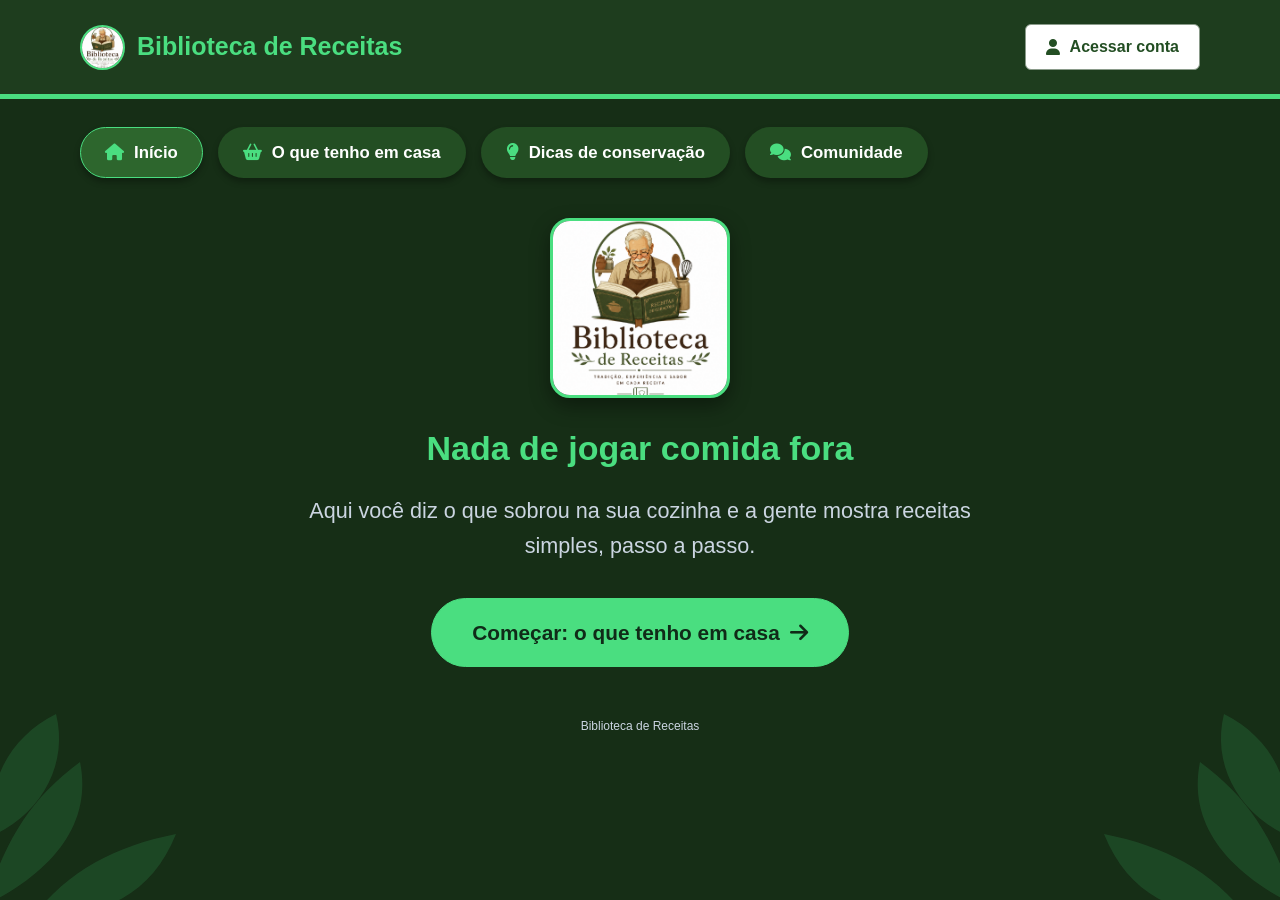
<file: frontend/pages/index.html>
<!DOCTYPE html>
<html lang="pt-BR">
<head>
  <meta charset="UTF-8">
  <meta name="viewport" content="width=device-width, initial-scale=1.0">
  <title>Biblioteca de Receitas</title>
  <link rel="stylesheet" href="../static/style.css">
  <link rel="stylesheet" href="https://cdnjs.cloudflare.com/ajax/libs/font-awesome/6.4.0/css/all.min.css">
</head>
<body>

  <header class="cabecalho">
    <div class="container">
      <a href="index.html" class="marca-link">
        <img src="../assets/logo.jpg" alt="Logo Biblioteca de Receitas" class="logo-img">
        <span class="marca">Biblioteca de Receitas</span>
      </a>
      <a href="login.html" class="botao botao-secundario">
        <i class="fa-solid fa-user" aria-hidden="true"></i> Acessar conta
      </a>
    </div>
  </header>

  <nav class="container menu" aria-label="Navegação principal">
    <a href="index.html" class="menu-link ativo" aria-current="page">
      <i class="fa-solid fa-house" aria-hidden="true"></i> Início
    </a>
    <a href="#" class="menu-link">
      <i class="fa-solid fa-basket-shopping" aria-hidden="true"></i> O que tenho em casa
    </a>
    <a href="#" class="menu-link">
      <i class="fa-solid fa-lightbulb" aria-hidden="true"></i> Dicas de conservação
    </a>
    <a href="#" class="menu-link">
      <i class="fa-solid fa-comments" aria-hidden="true"></i> Comunidade
    </a>
  </nav>

  <main class="container">
    <section class="hero">
      <img src="../assets/logo.jpg" alt="Biblioteca de Receitas - Tradição e Sabor" class="hero-img">
      <h1>Nada de jogar comida fora</h1>
      <p class="hero-descricao">
        Aqui você diz o que sobrou na sua cozinha e a gente mostra receitas simples, passo a passo.
      </p>
      <a href="#" class="botao botao-principal botao-grande">
        <span>Começar: o que tenho em casa</span>
        <i class="fa-solid fa-arrow-right" aria-hidden="true"></i>
      </a>
    </section>
  </main>

  <footer class="rodape">Biblioteca de Receitas</footer>

</body>
</html>
</file>
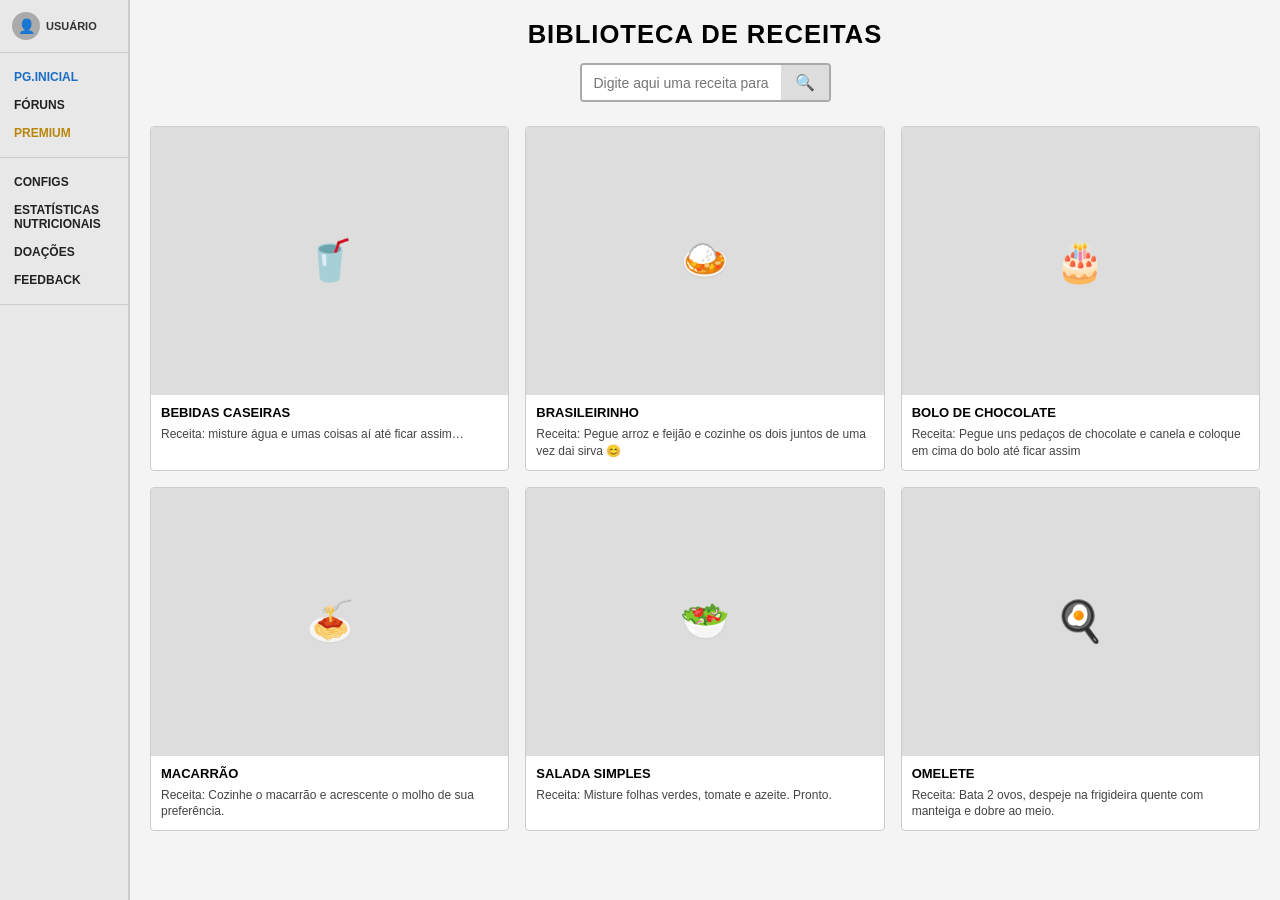
<file: indexnovo (1).html>
<!DOCTYPE html>
<html lang="pt-BR">
<head>
  <meta charset="UTF-8"/>
  <meta name="viewport" content="width=device-width, initial-scale=1.0"/>
  <title>Biblioteca de Receitas</title>
  <style>
    * { box-sizing: border-box; margin: 0; padding: 0; }
    body { font-family: Arial, sans-serif; display: flex; height: 100vh; overflow: hidden; background: #f4f4f4; }

    /* SIDEBAR */
    aside {
      width: 130px;
      background: #e8e8e8;
      border-right: 2px solid #ccc;
      display: flex;
      flex-direction: column;
      padding: 12px 0;
      flex-shrink: 0;
    }
    .user {
      display: flex;
      align-items: center;
      gap: 6px;
      padding: 0 12px 12px;
      border-bottom: 1px solid #ccc;
      font-size: 11px;
      font-weight: bold;
      color: #333;
    }
    .user-icon {
      width: 28px; height: 28px;
      background: #aaa;
      border-radius: 50%;
      display: flex; align-items: center; justify-content: center;
      font-size: 14px;
    }
    .nav-section { padding: 10px 0; border-bottom: 1px solid #ccc; }
    .nav-section a {
      display: block;
      padding: 7px 14px;
      font-size: 12px;
      font-weight: bold;
      color: #222;
      text-decoration: none;
      text-transform: uppercase;
    }
    .nav-section a:hover { background: #d0d0d0; }
    .nav-section a.active { color: #1a6fc4; }
    .nav-section a.premium { color: #b8860b; }

    /* MAIN */
    main {
      flex: 1;
      display: flex;
      flex-direction: column;
      overflow-y: auto;
      padding: 20px;
    }
    h1 {
      font-size: 1.6rem;
      text-align: center;
      margin-bottom: 14px;
      letter-spacing: 1px;
    }

    /* BUSCA */
    .search {
      display: flex;
      border: 2px solid #aaa;
      border-radius: 4px;
      overflow: hidden;
      max-width: 600px;
      margin: 0 auto 24px;
      background: #fff;
    }
    .search input {
      flex: 1;
      padding: 8px 12px;
      border: none;
      outline: none;
      font-size: 14px;
    }
    .search button {
      padding: 8px 14px;
      background: #ddd;
      border: none;
      cursor: pointer;
      font-size: 16px;
    }
    .search button:hover { background: #bbb; }

    /* CARDS */
    .cards {
      display: grid;
      grid-template-columns: repeat(3, 1fr);
      gap: 16px;
    }
    .card {
      background: #fff;
      border: 1px solid #ccc;
      border-radius: 4px;
      overflow: hidden;
      cursor: pointer;
      text-decoration: none;
      color: inherit;
      transition: box-shadow .15s;
    }
    .card:hover { box-shadow: 0 4px 12px rgba(0,0,0,.15); }
    .card img, .card .img-ph {
      width: 100%;
      aspect-ratio: 4/3;
      object-fit: cover;
      display: block;
    }
    .card .img-ph {
      background: #ddd;
      display: flex;
      align-items: center;
      justify-content: center;
      font-size: 2.5rem;
    }
    .card-body { padding: 10px; }
    .card-body h3 {
      font-size: 13px;
      font-weight: bold;
      text-transform: uppercase;
      margin-bottom: 6px;
    }
    .card-body p { font-size: 12px; color: #444; line-height: 1.4; }

    @media (max-width: 640px) {
      .cards { grid-template-columns: 1fr; }
      aside { width: 90px; }
    }
  </style>
</head>
<body>

  <aside>
    <div class="user">
      <div class="user-icon">👤</div>
      <span>USUÁRIO</span>
    </div>

    <div class="nav-section">
      <a href="index.html" class="active">PG.INICIAL</a>
      <a href="foruns.html">FÓRUNS</a>
      <a href="premium.html" class="premium">PREMIUM</a>
    </div>

    <div class="nav-section">
      <a href="configs.html">CONFIGS</a>
      <a href="estatisticas.html">ESTATÍSTICAS NUTRICIONAIS</a>
      <a href="doacoes.html">DOAÇÕES</a>
      <a href="feedback.html">FEEDBACK</a>
    </div>
  </aside>

  <main>
    <h1>BIBLIOTECA DE RECEITAS</h1>

    <div class="search">
      <input type="text" id="q" placeholder="Digite aqui uma receita para procurar" />
      <button onclick="buscar()">🔍</button>
    </div>

    <div class="cards" id="cards"></div>
  </main>

  <script>
    const receitas = [
      { id:1, emoji:"🥤", titulo:"BEBIDAS CASEIRAS", desc:"Receita: misture água e umas coisas aí até ficar assim…" },
      { id:2, emoji:"🍛", titulo:"BRASILEIRINHO",      desc:"Receita: Pegue arroz e feijão e cozinhe os dois juntos de uma vez dai sirva 😊" },
      { id:3, emoji:"🎂", titulo:"BOLO DE CHOCOLATE",      desc:"Receita: Pegue uns pedaços de chocolate e canela e coloque em cima do bolo até ficar assim" },
      { id:4, emoji:"🍝", titulo:"MACARRÃO",         desc:"Receita: Cozinhe o macarrão e acrescente o molho de sua preferência." },
      { id:5, emoji:"🥗", titulo:"SALADA SIMPLES",   desc:"Receita: Misture folhas verdes, tomate e azeite. Pronto." },
      { id:6, emoji:"🍳", titulo:"OMELETE",          desc:"Receita: Bata 2 ovos, despeje na frigideira quente com manteiga e dobre ao meio." },
    ];

    function renderCards(lista) {
      document.getElementById('cards').innerHTML = lista.map(r => `
        <a href="receita.html?id=${r.id}" class="card">
          <div class="img-ph">${r.emoji}</div>
          <div class="card-body">
            <h3>${r.titulo}</h3>
            <p>${r.desc}</p>
          </div>
        </a>
      `).join('');
    }

    function buscar() {
      const q = document.getElementById('q').value.toLowerCase().trim();
      const filtradas = q ? receitas.filter(r =>
        r.titulo.toLowerCase().includes(q) || r.desc.toLowerCase().includes(q)
      ) : receitas;
      renderCards(filtradas);
    }

    document.getElementById('q').addEventListener('keydown', e => {
      if (e.key === 'Enter') buscar();
    });

    renderCards(receitas);
  </script>

</body>
</html>
</file>
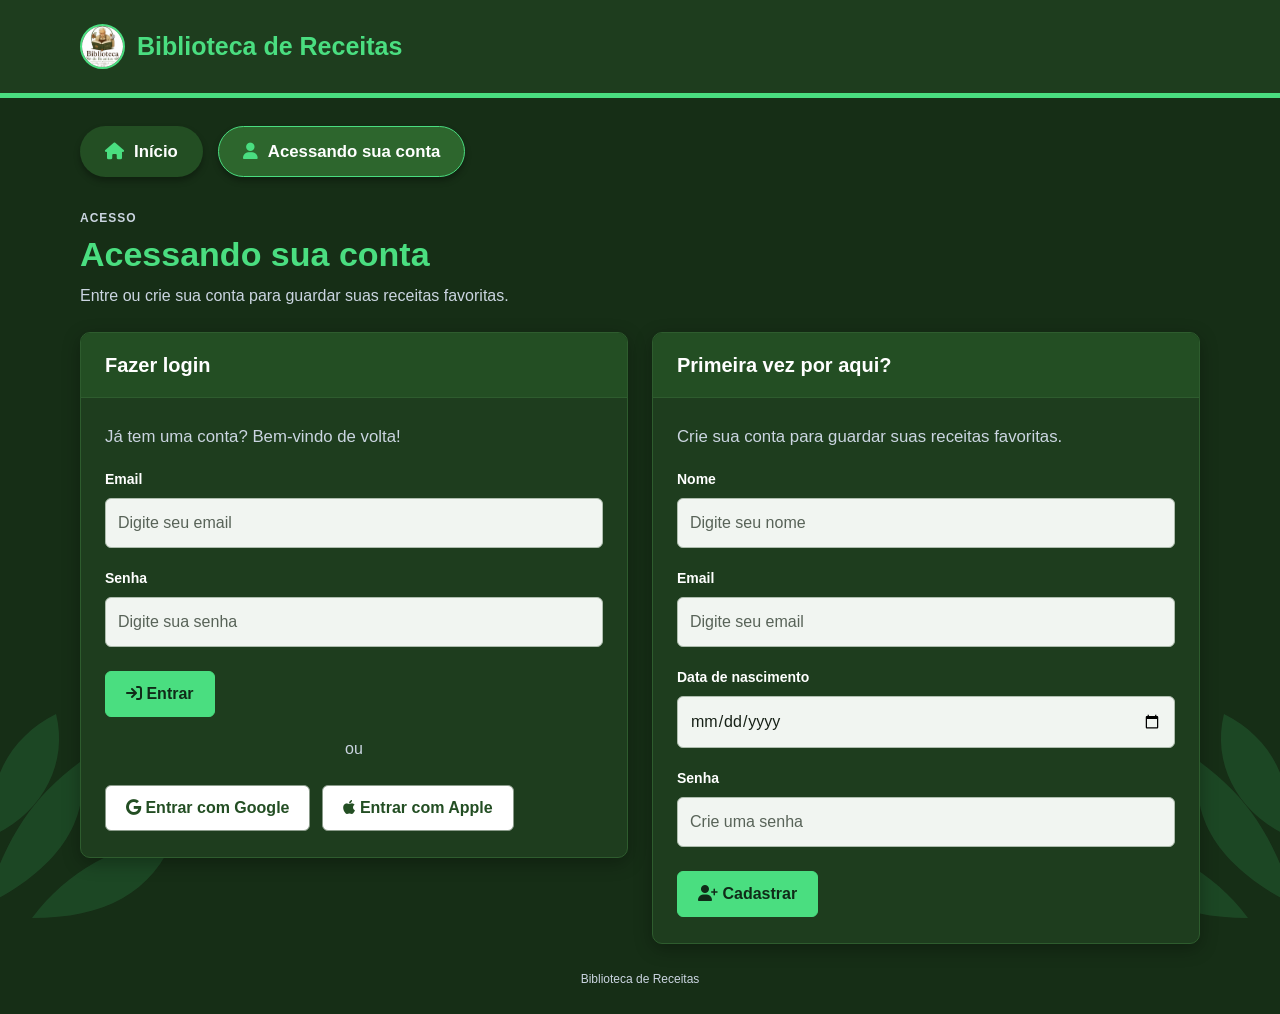
<file: frontend/pages/login.html>
<!DOCTYPE html>
<html lang="pt-BR">
<head>
  <meta charset="UTF-8">
  <meta name="viewport" content="width=device-width, initial-scale=1.0">
  <title>Acesso | Biblioteca de Receitas</title>
  <link rel="stylesheet" href="../static/style.css">
  <link rel="stylesheet" href="https://cdnjs.cloudflare.com/ajax/libs/font-awesome/6.4.0/css/all.min.css">
  <script src="../js/login.js" defer></script>
</head>
<body>

  <header class="cabecalho">
    <div class="container">
      <a href="index.html" class="marca-link">
        <img src="../assets/logo.jpg" alt="Logo Biblioteca de Receitas" class="logo-img">
        <span class="marca">Biblioteca de Receitas</span>
      </a>
    </div>
  </header>

  <nav class="container menu" aria-label="Navegação principal">
    <a href="index.html" class="menu-link">
      <i class="fa-solid fa-house" aria-hidden="true"></i> Início
    </a>
    <a href="#acesso" class="menu-link ativo" aria-current="page">
      <i class="fa-solid fa-user" aria-hidden="true"></i> Acessando sua conta
    </a>
  </nav>

  <main class="container" id="acesso">
    <div class="titulo-pagina">
      <p class="legenda">ACESSO</p>
      <h1>Acessando sua conta</h1>
      <p>Entre ou crie sua conta para guardar suas receitas favoritas.</p>
    </div>

    <div class="acesso">

      <section class="painel" aria-labelledby="titulo-formulario">
        <div class="painel-titulo">
          <h2 id="titulo-formulario">Fazer login</h2>
        </div>
        <form id="form-login" name="form-login" class="formulario">
          <p class="texto-apoio">Já tem uma conta? Bem-vindo de volta!</p>
          <p id="mensagem" class="mensagem" role="status" aria-live="polite" hidden></p>

          <div class="campos campos-coluna">
            <div class="campo">
              <label for="email">Email</label>
              <input type="email" id="email" autocomplete="email" placeholder="Digite seu email" required>
            </div>
            <div class="campo">
              <label for="senha">Senha</label>
              <input type="password" id="senha" maxlength="150" autocomplete="current-password" placeholder="Digite sua senha" required>
            </div>
          </div>

          <div class="acoes">
            <button id="botao-Entrar" class="botao botao-principal" type="submit">
              <i class="fa-solid fa-arrow-right-to-bracket" aria-hidden="true"></i> Entrar
            </button>
          </div>

          <p class="divisor">ou</p>

          <div class="acoes">
            <button id="botao-Entrar-no-Google" class="botao botao-secundario" type="button">
              <i class="fa-brands fa-google" aria-hidden="true"></i> Entrar com Google
            </button>
            <button id="botao-Entrar-no-Apple" class="botao botao-secundario" type="button">
              <i class="fa-brands fa-apple" aria-hidden="true"></i> Entrar com Apple
            </button>
          </div>
        </form>
      </section>

      <section class="painel" aria-labelledby="titulo-lista">
        <div class="painel-titulo">
          <h2 id="titulo-lista">Primeira vez por aqui?</h2>
        </div>
        <form id="form-cadastro-cliente" name="form-cadastro-cliente" class="formulario">
          <p class="texto-apoio">Crie sua conta para guardar suas receitas favoritas.</p>
          <p id="mensagem-cliente" class="mensagem" role="status" aria-live="polite" hidden></p>

          <div class="campos campos-coluna">
            <div class="campo">
              <label for="nome-cadastro">Nome</label>
              <input type="text" id="nome-cadastro" autocomplete="name" placeholder="Digite seu nome" required>
            </div>
            <div class="campo">
              <label for="email-cadastro">Email</label>
              <input type="email" id="email-cadastro" autocomplete="email" placeholder="Digite seu email" required>
            </div>
            <div class="campo">
              <label for="datanasc-cadastro">Data de nascimento</label>
              <input type="date" id="datanasc-cadastro" autocomplete="bday" required>
            </div>
            <div class="campo">
              <label for="senha-cadastro">Senha</label>
              <input type="password" id="senha-cadastro" maxlength="150" autocomplete="new-password" placeholder="Crie uma senha" required>
            </div>
          </div>

          <div class="acoes">
            <button id="botao-cadastrar" class="botao botao-principal" type="submit">
              <i class="fa-solid fa-user-plus" aria-hidden="true"></i> Cadastrar
            </button>
          </div>
        </form>
      </section>

    </div>
  </main>

  <footer class="rodape">Biblioteca de Receitas</footer>

</body>
</html>
</file>
<file: frontend/static/style.css>
/* Estilos compartilhados: reutilize estas classes nas próximas telas. */
:root {
  --fundo: #162e16;
  --superficie: #1e3d1e;
  --superficie-2: #234e23;
  --borda: #2e5c2e;
  --destaque: #4ade80;
  --destaque-hover: #86efac;
  --texto: #ffffff;
  --texto-suave: #cbd5e1;
  --campo-fundo: #f1f5f1;
  --campo-borda: #aebdae;
  --campo-texto: #172117;
  --campo-leitura: #dbe6db;
  --botao-texto: #102b18;
}

* {
  box-sizing: border-box;
}
body { 
  margin: 0; 
  background: var(--fundo); 
  color: var(--texto); 
  font-family: 'Segoe UI', Tahoma, Geneva, Verdana, sans-serif; 
  font-size: 16px;
  line-height: 1.5; 
}
.container { 
  width: min(1120px, 92%); 
  margin: auto; 
}

.cabecalho { 
  background: var(--superficie); 
  color: var(--texto-suave); 
  padding: 24px 0; 
  border-bottom: 5px solid var(--destaque); 
}
.cabecalho .container { 
  display: flex; 
  justify-content: space-between; 
  align-items: center; 
  gap: 12px;
}
.marca { 
  color: var(--destaque); 
  font-size: 25px; 
  font-weight: bold; 
}
.subtitulo { 
  font-size: 14px; 
}

.titulo-pagina { 
  margin: 32px 0 24px; 
}
h1, h2, p { 
  margin: 0; 
}
h1 { 
  font-size: 34px; 
  margin-bottom: 4px; 
  color: var(--destaque);
}
h2 { 
  font-size: 20px; 
}
.titulo-pagina > p:last-child { 
  color: var(--texto-suave); 
}
.legenda { 
  font-size: 12px; 
  letter-spacing: 1px; 
  font-weight: bold; 
}
.titulo-pagina .legenda { 
  color: var(--texto-suave); 
  margin-bottom: 2px; 
}

.painel { 
  background: var(--superficie); 
  border: 1px solid var(--borda); 
  border-radius: 10px; 
  overflow: hidden;
  margin-bottom: 26px; 
  box-shadow: 0 5px 18px rgba(0, 0, 0, 0.3); 
}
.painel-titulo { 
  background: var(--superficie-2); 
  padding: 17px 24px; 
  display: flex; 
  justify-content: space-between; 
  align-items: center;
  gap: 12px; 
  border-bottom: 1px solid var(--borda);
}
.formulario { 
  padding: 26px 24px; 
}
.campos { 
  display: grid; 
  grid-template-columns: 120px 1fr 230px; 
  gap: 20px; 
}
.campo { 
  display: flex; 
  flex-direction: column; 
  gap: 8px; 
}

label { 
  font-weight: bold; 
  font-size: 14px; 
  color: var(--texto);
}
input, button { 
  font: inherit; 
}
input:not([type="range"]) { 
  width: 100%; 
  min-width: 0; 
  min-height: 48px;
  padding: 12px; 
  border: 1px solid var(--campo-borda); 
  border-radius: 6px; 
  color: var(--campo-texto); 
  background: var(--campo-fundo); 
}
input:not([type="range"])::placeholder { 
  color: #586358; 
}
input[readonly] { 
  background: var(--campo-leitura); 
  color: #4a5a4a; 
}
input:focus-visible, button:focus-visible { 
  outline: 3px solid var(--destaque); 
  outline-offset: 3px; 
}

.campo-limite { 
  margin: 28px 0; 
}
.linha, .escala { 
  display: flex; 
  justify-content: space-between; 
  align-items: center; 
  gap: 12px; 
}
output { 
  font-size: 25px; 
  font-weight: bold; 
  color: var(--destaque);
}
input[type="range"] { 
  width: 100%; 
  margin: 12px 0; 
  accent-color: var(--destaque); 
  cursor: pointer; 
  height: 24px; 
}
.escala { 
  color: var(--texto-suave); 
  font-size: 13px; 
}

.acoes { 
  display: flex; 
  gap: 12px; 
}
.botao { 
  border: 1px solid var(--destaque); 
  border-radius: 6px; 
  padding: 10px 20px; 
  cursor: pointer; 
  font-weight: bold; 
  transition: background .15s; 
  white-space: nowrap; 
}
.botao-principal { 
  background: var(--destaque); 
  color: var(--botao-texto); 
  border-color: var(--destaque); 
}
.botao-principal:hover { 
  background: var(--destaque-hover); 
}
.botao-secundario { 
  background: #ffffff; 
  color: var(--superficie-2); 
  border-color: #8a9b8a;
}
.botao-secundario:hover { 
  background: #edf7ef; 
}
.botao:disabled { 
  opacity: .55; 
  cursor: wait; 
}

.barra-lista { 
  padding: 22px 24px; 
  display: flex; 
  justify-content: space-between; 
  align-items: end; 
  gap: 16px; 
}
.busca { 
  display: flex; 
  align-items: center; 
  gap: 12px; 
}
.busca input { 
  max-width: 110px; 
}
.tabela-container { 
  overflow-x: auto; 
  padding: 0 24px 24px; 
}

table { 
  width: 100%; 
  border-collapse: collapse; 
  text-align: left; 
}
th { 
  background: var(--superficie-2); 
  color: var(--texto);
  font-size: 13px; 
}
th, td { 
  padding: 15px 12px; 
  border: 1px solid var(--borda); 
}
tbody tr:nth-child(even) { 
  background: rgba(255, 255, 255, 0.05); 
}
td:last-child { 
  white-space: nowrap; 
}
td .botao { 
  padding: 6px 12px; 
  font-size: 13px; 
  margin: 2px 6px 2px 0; 
}
.vazio { 
  text-align: center; 
  color: var(--texto-suave); 
  padding: 28px; 
}

.mensagem { 
  padding: 14px 18px; 
  margin-bottom: 20px; 
  border: 1px solid #b7d7a8; 
  border-radius: 6px; 
  background: #e9f5e3; 
  color: #174b2b; 
}
.mensagem.erro { 
  background: #f8d7da; 
  border-color: #f5c6cb; 
  color: #721c24; 
}
.rodape { 
  color: var(--texto-suave); 
  text-align: center; 
  font-size: 12px; 
  padding: 0 0 26px; 
}

/* ---------------------------------------------------------------
   Regras específicas das páginas inicial e de acesso.
   Motivo: logo, menu em botões, imagem de destaque e duas colunas
   não existem no CSS compartilhado.
   --------------------------------------------------------------- */
a.botao {
  display: inline-flex;
  align-items: center;
  gap: 10px;
  text-decoration: none;
}
.botao-grande {
  padding: 18px 40px;
  font-size: 1.3rem;
  border-radius: 50px;
}
.marca-link {
  display: flex;
  align-items: center;
  gap: 12px;
  text-decoration: none;
}
.logo-img {
  width: 45px;
  height: 45px;
  border-radius: 50%;
  object-fit: cover;
  border: 2px solid var(--destaque);
}
.menu {
  display: flex;
  flex-wrap: wrap;
  gap: 15px;
  margin-top: 28px;
}
.menu-link {
  display: flex;
  align-items: center;
  gap: 10px;
  padding: 12px 24px;
  color: var(--texto);
  background: var(--superficie-2);
  border: 1px solid transparent;
  border-radius: 35px;
  font-size: 1.05rem;
  font-weight: 600;
  text-decoration: none;
  box-shadow: 0 4px 6px rgba(0, 0, 0, 0.3);
  transition: background .2s ease, border-color .2s ease;
}
.menu-link i {
  color: var(--destaque);
}
.menu-link.ativo, .menu-link:hover {
  background: #2d662d;
  border-color: var(--destaque);
}
.hero {
  display: flex;
  flex-direction: column;
  align-items: center;
  text-align: center;
  padding: 40px 0 50px;
}
.hero-img {
  width: 180px;
  height: 180px;
  max-width: 100%;
  margin-bottom: 25px;
  border-radius: 20px;
  object-fit: cover;
  border: 3px solid var(--destaque);
  box-shadow: 0 8px 20px rgba(0, 0, 0, 0.4);
}
.hero-descricao {
  max-width: 680px;
  margin: 16px 0 35px;
  color: var(--texto-suave);
  font-size: 1.35rem;
  line-height: 1.6;
}
.acesso {
  display: grid;
  grid-template-columns: repeat(2, minmax(0, 1fr));
  gap: 24px;
  align-items: start;
}
.campos-coluna {
  grid-template-columns: 1fr;
}
.texto-apoio {
  margin-bottom: 20px;
  color: var(--texto-suave);
  font-size: 1.05rem;
}
.formulario .acoes {
  flex-wrap: wrap;
  margin-top: 24px;
}
.divisor {
  margin: 20px 0 0;
  text-align: center;
  color: var(--texto-suave);
}

@media (max-width: 760px) {
  .campos {
    grid-template-columns: 1fr;
  }
  .barra-lista, .busca {
    flex-wrap: wrap;
  }
  .painel-titulo {
    align-items: start;
    flex-direction: column;
  }
  .subtitulo, .escala span:nth-child(2) {
    display: none;
  }
  .marca {
    font-size: 22px;
  }
  .formulario, .barra-lista {
    padding: 20px 16px;
  }
  .tabela-container {
    padding: 0 16px 20px;
  }
  .acesso {
    grid-template-columns: 1fr;
  }
}

/* ===============================================================
   DECORAÇÃO (folhas e animações suaves)
   Motivo: dar identidade visual sem alterar HTML nem JavaScript.
   Para desfazer: apague tudo daqui até o fim do arquivo.
   =============================================================== */
:root {
  --folhas: url("data:image/svg+xml,%3Csvg xmlns='http://www.w3.org/2000/svg' viewBox='0 0 200 200'%3E%3Cg fill='%234ade80'%3E%3Cpath d='M20 180C40 120 60 90 100 60C110 110 80 150 20 180Z'/%3E%3Cpath d='M60 190C90 150 130 130 180 120C160 170 120 190 60 190Z'/%3E%3Cpath d='M30 120C20 80 40 40 80 20C90 60 70 100 30 120Z'/%3E%3C/g%3E%3C/svg%3E");
}

/* Folhas nos cantos de baixo, atrás do conteúdo */
body::before,
body::after {
  content: "";
  position: fixed;
  bottom: -30px;
  width: 240px;
  height: 240px;
  background: var(--folhas) no-repeat center / contain;
  opacity: 0.14;
  pointer-events: none;
  z-index: -1;
  transform-origin: bottom center;
}
body::before {
  left: -40px;
  animation: balancar-esq 9s ease-in-out infinite;
}
body::after {
  right: -40px;
  transform: scaleX(-1);
  animation: balancar-dir 10s ease-in-out infinite;
}

@keyframes balancar-esq {
  0%, 100% { transform: rotate(-2deg); }
  50% { transform: rotate(3deg); }
}
@keyframes balancar-dir {
  0%, 100% { transform: scaleX(-1) rotate(-2deg); }
  50% { transform: scaleX(-1) rotate(3deg); }
}

/* Entrada suave dos elementos */
@keyframes subir {
  from { opacity: 0; transform: translateY(14px); }
  to { opacity: 1; transform: none; }
}
@keyframes flutuar {
  0%, 100% { transform: translateY(0); }
  50% { transform: translateY(-8px); }
}

.hero > * {
  animation: subir 0.7s ease both;
}
.hero > *:nth-child(2) { animation-delay: 0.1s; }
.hero > *:nth-child(3) { animation-delay: 0.2s; }
.hero > *:nth-child(4) { animation-delay: 0.3s; }
.hero > .hero-img {
  animation: subir 0.7s ease both, flutuar 6s ease-in-out 0.8s infinite;
}

.titulo-pagina,
.acesso .painel {
  animation: subir 0.6s ease both;
}
.acesso .painel:nth-child(2) {
  animation-delay: 0.12s;
}

/* Interações leves */
.logo-img {
  transition: transform 0.3s ease;
}
.marca-link:hover .logo-img {
  transform: rotate(-8deg) scale(1.06);
}
.menu-link {
  transition: background 0.2s ease, border-color 0.2s ease, transform 0.2s ease;
}
.menu-link:hover {
  transform: translateY(-2px);
}
.botao {
  transition: background 0.15s ease, transform 0.2s ease, box-shadow 0.2s ease;
}
.botao-principal:hover {
  transform: translateY(-1px);
  box-shadow: 0 6px 16px rgba(74, 222, 128, 0.3);
}
.botao-grande:hover {
  transform: scale(1.03);
}

@media (max-width: 760px) {
  body::before,
  body::after {
    width: 150px;
    height: 150px;
  }
}

/* Quem prefere menos movimento no sistema não vê animações */
@media (prefers-reduced-motion: reduce) {
  *, *::before, *::after {
    animation: none !important;
    transition: none !important;
  }
}
</file>
